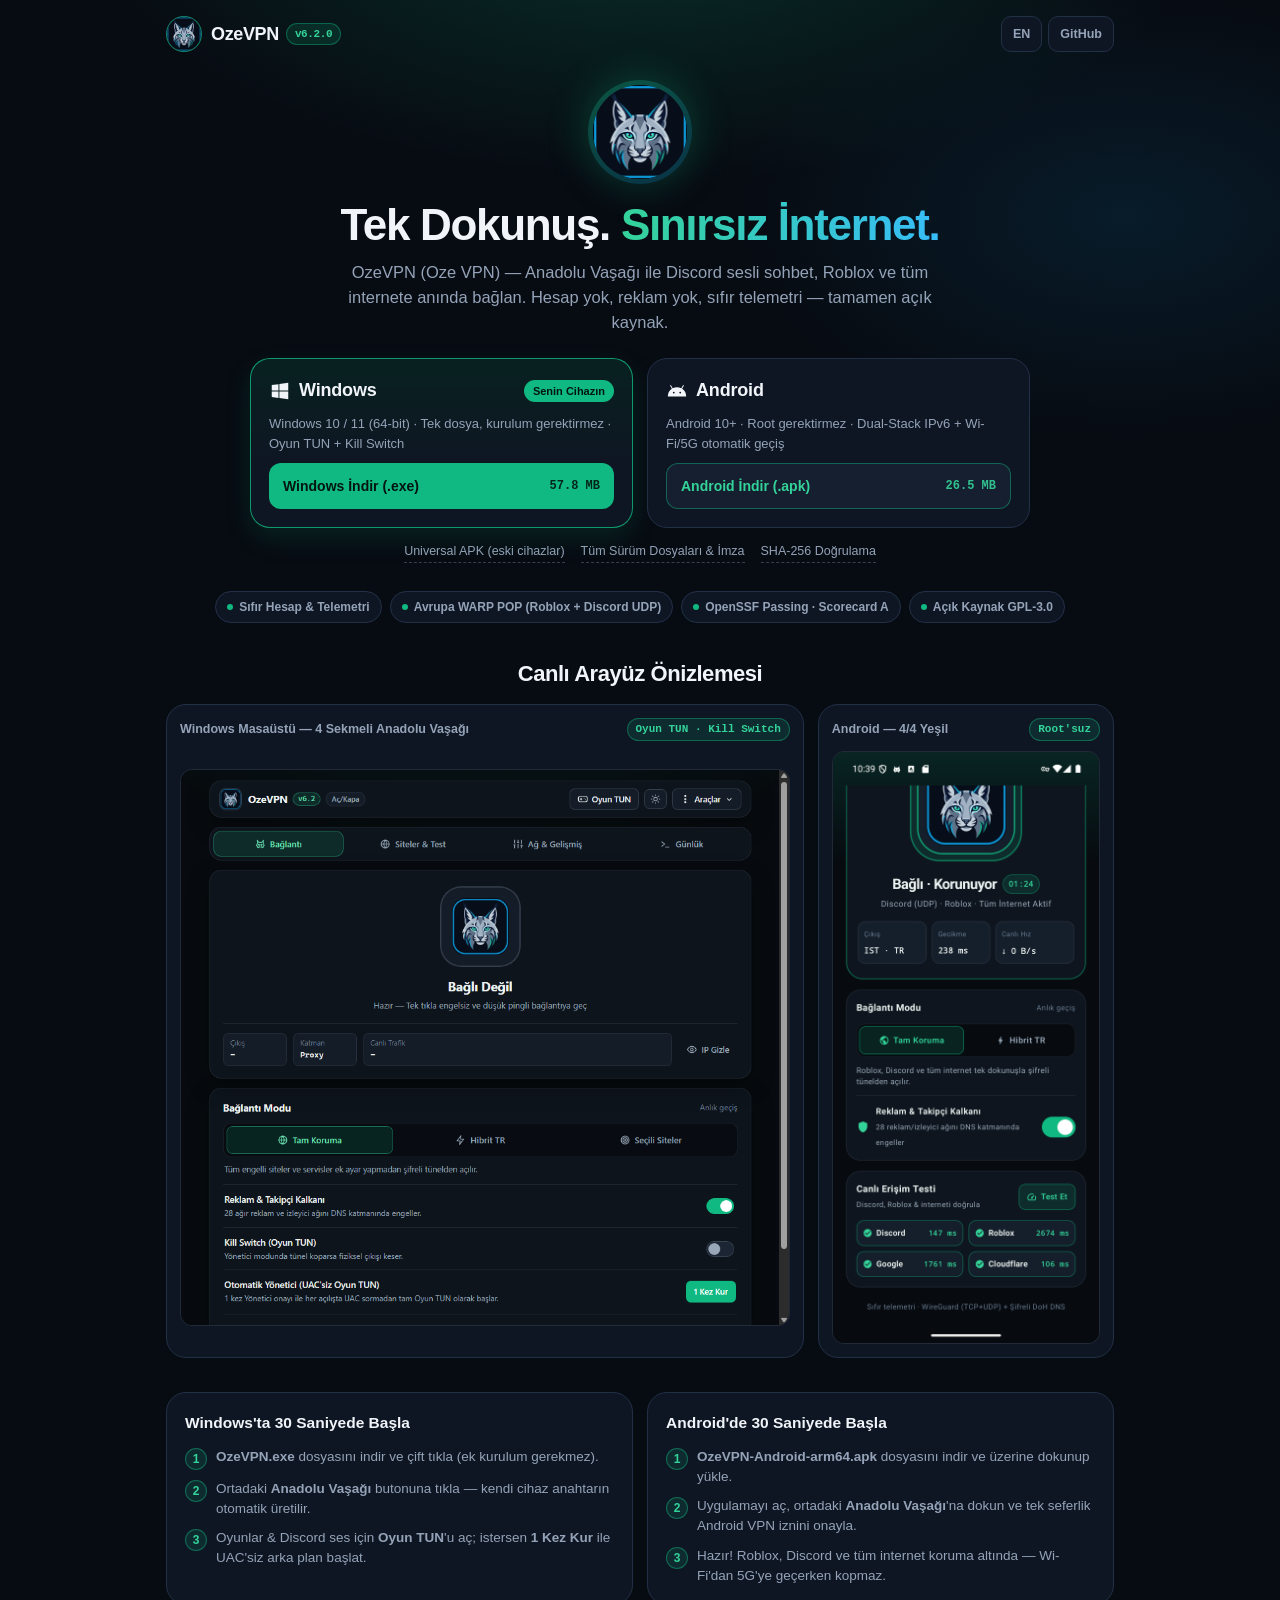
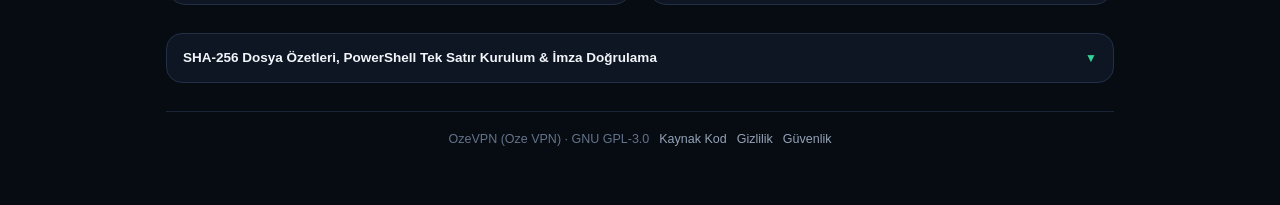
<file: docs/index.html>
<!DOCTYPE html>
<html lang="tr">
<head>
  <meta charset="UTF-8" />
  <meta name="viewport" content="width=device-width, initial-scale=1.0, viewport-fit=cover" />
  <meta name="theme-color" content="#070B12" />
  <title>OzeVPN (Oze VPN) — Anadolu Vaşağı | Ücretsiz Windows & Android VPN İndir</title>
  <meta name="description" content="OzeVPN (Oze VPN) — Anadolu Vaşağı. Windows ve Android için tek dokunuşla Discord sesli sohbet, Roblox ve sınırsız internet. Ücretsiz, açık kaynak, sıfır telemetri WireGuard VPN." />
  <meta name="keywords" content="OzeVPN, Oze VPN, oze vpn indir, ozevpn android, ozevpn windows, discord vpn, roblox vpn, ücretsiz açık kaynak vpn, wireguard warp vpn, kerem kalyoncu ozevpn" />
  <meta name="robots" content="index, follow" />
  <link rel="canonical" href="https://keremkalyoncu.github.io/ozevpn/" />
  <meta property="og:type" content="website" />
  <meta property="og:url" content="https://keremkalyoncu.github.io/ozevpn/" />
  <meta property="og:site_name" content="OzeVPN" />
  <meta property="og:title" content="OzeVPN (Oze VPN) — Anadolu Vaşağı | Windows & Android İndir" />
  <meta property="og:description" content="Tek dokunuşla Discord (UDP), Roblox ve tüm internete sınırsız erişim. Hesap yok, reklam yok, sıfır telemetri." />
  <meta property="og:image" content="https://keremkalyoncu.github.io/ozevpn/screenshots/desktop-v62-lynx.png" />
  <meta name="twitter:card" content="summary_large_image" />
  <meta name="twitter:title" content="OzeVPN (Oze VPN) — Windows & Android İndir" />
  <meta name="twitter:description" content="Ücretsiz, açık kaynak, sıfır telemetrili Windows & Android VPN. Discord, Roblox ve tüm internet." />
  <meta name="twitter:image" content="https://keremkalyoncu.github.io/ozevpn/screenshots/desktop-v62-lynx.png" />
  <link rel="icon" type="image/png" href="lynx.png" />
  <script type="application/ld+json">
  {
    "@context": "https://schema.org",
    "@type": "SoftwareApplication",
    "name": "OzeVPN",
    "alternateName": ["Oze VPN", "OzeVPN Anadolu Vaşağı"],
    "applicationCategory": "SecurityApplication",
    "operatingSystem": "Windows 10, Windows 11, Android 10+",
    "softwareVersion": "6.2.0",
    "license": "https://www.gnu.org/licenses/gpl-3.0.html",
    "url": "https://keremkalyoncu.github.io/ozevpn/",
    "downloadUrl": "https://github.com/KeremKalyoncu/ozevpn/releases/latest",
    "codeRepository": "https://github.com/KeremKalyoncu/ozevpn",
    "author": {
      "@type": "Person",
      "name": "Kerem Kalyoncu",
      "url": "https://github.com/KeremKalyoncu"
    },
    "offers": {
      "@type": "Offer",
      "price": "0",
      "priceCurrency": "TRY"
    },
    "description": "Zero-telemetry open-source WireGuard (Cloudflare WARP) hybrid VPN for Windows and Android providing unrestricted access to Discord, Roblox, and the open web."
  }
  </script>
  <style>
    :root {
      --bg: #070B12;
      --surface: #0F1623;
      --surface-2: #151F30;
      --border: #223047;
      --text: #F1F5F9;
      --muted: #94A3B8;
      --subtle: #64748B;
      --emerald: #10B981;
      --emerald-bright: #34D399;
      --emerald-soft: rgba(16, 185, 129, 0.14);
      --radius: 20px;
    }

    *, *::before, *::after { box-sizing: border-box; margin: 0; padding: 0; }

    html, body {
      width: 100%;
      max-width: 100%;
      overflow-x: clip;
      scroll-behavior: smooth;
    }

    body {
      font-family: -apple-system, BlinkMacSystemFont, "Segoe UI", Inter, Roboto, sans-serif;
      background:
        radial-gradient(820px 420px at 50% -110px, rgba(16, 185, 129, 0.22), transparent 70%),
        radial-gradient(560px 320px at 88% 12%, rgba(14, 165, 233, 0.11), transparent 70%),
        var(--bg);
      color: var(--text);
      line-height: 1.5;
      min-height: 100vh;
      -webkit-font-smoothing: antialiased;
    }

    .wrap {
      width: 100%;
      max-width: 980px;
      margin: 0 auto;
      padding: 16px 16px 56px;
    }

    /* Top Nav */
    header {
      display: flex;
      align-items: center;
      justify-content: space-between;
      gap: 10px;
      margin-bottom: 28px;
      min-width: 0;
    }

    .brand {
      display: flex;
      align-items: center;
      gap: 9px;
      text-decoration: none;
      color: var(--text);
      min-width: 0;
    }

    .brand-icon {
      width: 36px;
      height: 36px;
      flex-shrink: 0;
      border-radius: 50%;
      border: 1.5px solid rgba(16, 185, 129, 0.65);
      background: var(--surface-2);
      object-fit: cover;
    }

    .brand-name {
      font-size: 18px;
      font-weight: 800;
      letter-spacing: -0.02em;
      display: flex;
      align-items: center;
      gap: 7px;
      white-space: nowrap;
    }

    .pill {
      display: inline-flex;
      align-items: center;
      gap: 4px;
      padding: 2px 8px;
      border-radius: 999px;
      font-size: 11px;
      font-weight: 700;
      font-family: ui-monospace, SFMono-Regular, Menlo, Consolas, monospace;
      color: var(--emerald-bright);
      background: var(--emerald-soft);
      border: 1px solid rgba(16, 185, 129, 0.4);
      white-space: nowrap;
    }

    .nav-actions {
      display: flex;
      align-items: center;
      gap: 6px;
      flex-shrink: 0;
    }

    .nav-btn {
      display: inline-flex;
      align-items: center;
      justify-content: center;
      gap: 5px;
      padding: 7px 11px;
      min-height: 36px;
      border-radius: 10px;
      background: var(--surface);
      border: 1px solid var(--border);
      color: var(--muted);
      font-size: 12.5px;
      font-weight: 600;
      text-decoration: none;
      cursor: pointer;
      transition: border-color 0.18s ease, color 0.18s ease;
    }

    .nav-btn:hover {
      border-color: var(--emerald);
      color: var(--text);
    }

    /* Hero */
    .hero {
      text-align: center;
      margin-bottom: 28px;
    }

    .lynx-halo {
      width: 104px;
      height: 104px;
      margin: 0 auto 16px;
      border-radius: 50%;
      padding: 5px;
      background: linear-gradient(145deg, rgba(16, 185, 129, 0.38), rgba(14, 165, 233, 0.25));
      box-shadow: 0 0 42px rgba(16, 185, 129, 0.28);
      display: flex;
      align-items: center;
      justify-content: center;
    }

    .lynx-halo img {
      width: 100%;
      height: 100%;
      border-radius: 50%;
      object-fit: cover;
      background: var(--surface-2);
    }

    h1 {
      font-size: clamp(26px, 6.2vw, 44px);
      font-weight: 850;
      letter-spacing: -0.03em;
      line-height: 1.14;
      margin-bottom: 10px;
    }

    h1 span {
      background: linear-gradient(90deg, #34D399, #38BDF8);
      -webkit-background-clip: text;
      background-clip: text;
      color: transparent;
    }

    .subtitle {
      max-width: 600px;
      margin: 0 auto 24px;
      color: var(--muted);
      font-size: clamp(14px, 3.6vw, 16.5px);
    }

    /* Primary Download Grid */
    .dl-grid {
      display: grid;
      grid-template-columns: repeat(2, minmax(0, 1fr));
      gap: 14px;
      max-width: 780px;
      margin: 0 auto 14px;
    }

    .dl-card {
      position: relative;
      display: flex;
      flex-direction: column;
      align-items: flex-start;
      gap: 10px;
      padding: 18px;
      border-radius: var(--radius);
      background: var(--surface);
      border: 1.5px solid var(--border);
      text-decoration: none;
      color: var(--text);
      text-align: left;
      min-width: 0;
      transition: transform 0.16s ease, border-color 0.18s ease, box-shadow 0.18s ease;
      -webkit-tap-highlight-color: transparent;
    }

    .dl-card:hover {
      transform: translateY(-2px);
      border-color: var(--emerald);
      box-shadow: 0 12px 32px rgba(16, 185, 129, 0.18);
    }

    .dl-card.recommended {
      border-color: rgba(16, 185, 129, 0.8);
      background: linear-gradient(180deg, rgba(16, 185, 129, 0.13), var(--surface) 65%);
      box-shadow: 0 10px 28px rgba(16, 185, 129, 0.14);
    }

    .dl-top {
      width: 100%;
      display: flex;
      align-items: center;
      justify-content: space-between;
      gap: 8px;
      flex-wrap: wrap;
    }

    .os-badge {
      display: inline-flex;
      align-items: center;
      gap: 8px;
      font-size: 18px;
      font-weight: 800;
      letter-spacing: -0.01em;
    }

    .os-badge svg {
      width: 22px;
      height: 22px;
      flex-shrink: 0;
    }

    .rec-tag {
      display: none;
      padding: 3px 9px;
      border-radius: 999px;
      font-size: 11px;
      font-weight: 800;
      background: var(--emerald);
      color: #03150E;
    }

    .dl-card.recommended .rec-tag {
      display: inline-flex;
    }

    .dl-desc {
      font-size: 13px;
      color: var(--muted);
    }

    .dl-cta {
      margin-top: auto;
      width: 100%;
      min-height: 46px;
      display: flex;
      align-items: center;
      justify-content: space-between;
      gap: 8px;
      padding: 11px 14px;
      border-radius: 12px;
      background: var(--emerald);
      color: #03150E;
      font-weight: 800;
      font-size: 14px;
    }

    .dl-card:not(.recommended) .dl-cta {
      background: var(--surface-2);
      color: var(--emerald-bright);
      border: 1px solid rgba(16, 185, 129, 0.45);
    }

    .dl-meta {
      font-size: 12px;
      font-family: ui-monospace, SFMono-Regular, Menlo, Consolas, monospace;
      opacity: 0.9;
      white-space: nowrap;
    }

    .sub-links {
      display: flex;
      flex-wrap: wrap;
      justify-content: center;
      gap: 10px 16px;
      font-size: 12.5px;
      color: var(--subtle);
      margin-top: 12px;
    }

    .sub-links a {
      color: var(--muted);
      text-decoration: none;
      border-bottom: 1px dashed rgba(148, 163, 184, 0.35);
      padding-bottom: 1px;
    }

    .sub-links a:hover {
      color: var(--emerald-bright);
      border-color: var(--emerald-bright);
    }

    /* Trust Strip */
    .trust-strip {
      display: flex;
      flex-wrap: wrap;
      justify-content: center;
      gap: 8px;
      margin: 22px 0 34px;
    }

    .trust-chip {
      display: inline-flex;
      align-items: center;
      gap: 6px;
      padding: 6px 11px;
      border-radius: 999px;
      background: var(--surface);
      border: 1px solid var(--border);
      font-size: 12px;
      font-weight: 600;
      color: var(--muted);
    }

    .dot {
      width: 6px;
      height: 6px;
      flex-shrink: 0;
      border-radius: 50%;
      background: var(--emerald);
    }

    /* Screenshots */
    .section-title {
      font-size: clamp(18px, 4.5vw, 22px);
      font-weight: 800;
      letter-spacing: -0.02em;
      margin-bottom: 14px;
      text-align: center;
    }

    .preview-grid {
      display: grid;
      grid-template-columns: 1.55fr 0.72fr;
      gap: 14px;
      align-items: stretch;
      margin-bottom: 34px;
    }

    .shot-card {
      background: var(--surface);
      border: 1px solid var(--border);
      border-radius: var(--radius);
      padding: 13px;
      display: flex;
      flex-direction: column;
      gap: 10px;
      min-width: 0;
    }

    .shot-label {
      font-size: 12.5px;
      font-weight: 700;
      color: var(--muted);
      display: flex;
      align-items: center;
      justify-content: space-between;
      flex-wrap: wrap;
      gap: 6px;
    }

    .shot-card img {
      display: block;
      width: 100%;
      height: auto;
      border-radius: 12px;
      border: 1px solid rgba(148, 163, 184, 0.14);
      object-fit: cover;
      margin: auto 0;
    }

    /* How-to cards */
    .steps-grid {
      display: grid;
      grid-template-columns: repeat(2, minmax(0, 1fr));
      gap: 14px;
      margin-bottom: 28px;
    }

    .card {
      background: var(--surface);
      border: 1px solid var(--border);
      border-radius: var(--radius);
      padding: 18px;
      min-width: 0;
    }

    .card h3 {
      font-size: 15.5px;
      font-weight: 800;
      margin-bottom: 12px;
    }

    .step-list {
      list-style: none;
      display: flex;
      flex-direction: column;
      gap: 9px;
      color: var(--muted);
      font-size: 13.5px;
    }

    .step-list li {
      display: flex;
      align-items: flex-start;
      gap: 9px;
      min-width: 0;
    }

    .num {
      flex-shrink: 0;
      width: 22px;
      height: 22px;
      border-radius: 50%;
      background: var(--emerald-soft);
      border: 1px solid rgba(16, 185, 129, 0.45);
      color: var(--emerald-bright);
      font-size: 12px;
      font-weight: 800;
      display: inline-flex;
      align-items: center;
      justify-content: center;
      margin-top: 1px;
    }

    /* Checksum Details */
    details.verify {
      background: var(--surface);
      border: 1px solid var(--border);
      border-radius: 16px;
      padding: 14px 16px;
      margin-bottom: 28px;
    }

    details.verify summary {
      cursor: pointer;
      font-weight: 700;
      font-size: 13.5px;
      color: var(--text);
      list-style: none;
      display: flex;
      align-items: center;
      justify-content: space-between;
      gap: 10px;
    }

    details.verify summary::-webkit-details-marker { display: none; }

    .hash-list {
      margin-top: 12px;
      display: flex;
      flex-direction: column;
      gap: 10px;
    }

    .hash-row {
      display: flex;
      align-items: center;
      justify-content: space-between;
      gap: 10px;
      padding: 10px 12px;
      border-radius: 10px;
      background: var(--bg);
      border: 1px solid var(--border);
      font-family: ui-monospace, SFMono-Regular, Menlo, Consolas, monospace;
      font-size: 11.5px;
      min-width: 0;
    }

    .hash-val {
      min-width: 0;
      flex: 1;
      overflow-wrap: anywhere;
      word-break: break-word;
      color: var(--muted);
    }

    .hash-val strong {
      color: var(--text);
      display: inline-block;
      margin-right: 4px;
    }

    .copy-btn {
      flex-shrink: 0;
      padding: 6px 10px;
      min-height: 32px;
      border-radius: 8px;
      background: var(--surface-2);
      border: 1px solid var(--border);
      color: var(--emerald-bright);
      font-size: 11.5px;
      font-weight: 700;
      cursor: pointer;
    }

    .copy-btn:hover { border-color: var(--emerald); }

    footer {
      text-align: center;
      color: var(--subtle);
      font-size: 12.5px;
      padding-top: 18px;
      border-top: 1px solid rgba(34, 48, 71, 0.7);
      display: flex;
      flex-wrap: wrap;
      justify-content: center;
      gap: 6px 10px;
    }

    footer a {
      color: var(--muted);
      text-decoration: none;
    }

    footer a:hover { color: var(--emerald-bright); }

    /* Mobile-First Responsive Refinements */
    @media (max-width: 760px) {
      .wrap { padding: 14px 14px 44px; }
      header { margin-bottom: 20px; }
      .lynx-halo { width: 88px; height: 88px; margin-bottom: 14px; }
      .subtitle { margin-bottom: 18px; }
      .dl-grid, .preview-grid, .steps-grid {
        grid-template-columns: 1fr;
      }
      /* On mobile, float the visitor's own OS card (Android) right to the top */
      .dl-card.recommended { order: -1; }
      .dl-card { padding: 16px; border-radius: 18px; }
      .shot-card.mobile-shot img {
        max-width: 260px;
        margin: 0 auto;
      }
      .hash-row {
        flex-direction: column;
        align-items: stretch;
        gap: 8px;
      }
      .copy-btn {
        width: 100%;
        text-align: center;
      }
    }

    @media (max-width: 400px) {
      .brand-name { font-size: 16px; }
      .brand-icon { width: 32px; height: 32px; }
      .nav-btn { padding: 6px 9px; font-size: 12px; }
      .trust-chip { font-size: 11.5px; padding: 5px 10px; }
    }
  </style>
</head>
<body>
  <div class="wrap">
    <header>
      <a class="brand" href="#">
        <img class="brand-icon" src="lynx.png" alt="OzeVPN Anadolu Vaşağı" />
        <span class="brand-name">OzeVPN <span class="pill" id="verPill">v6.2.0</span></span>
      </a>
      <div class="nav-actions">
        <button class="nav-btn" id="langToggle" type="button">EN</button>
        <a class="nav-btn" href="https://github.com/KeremKalyoncu/ozevpn" target="_blank" rel="noopener">GitHub</a>
      </div>
    </header>

    <main>
      <section class="hero">
        <div class="lynx-halo">
          <img src="lynx.png" alt="Anadolu Vaşağı" />
        </div>
        <h1 id="heroTitle">Tek Dokunuş. <span>Sınırsız İnternet.</span></h1>
        <p class="subtitle" id="heroSub">
          OzeVPN (Oze VPN) — Anadolu Vaşağı ile Discord sesli sohbet, Roblox ve tüm internete anında bağlan.
          Hesap yok, reklam yok, sıfır telemetri — tamamen açık kaynak.
        </p>

        <div class="dl-grid">
          <a class="dl-card" id="winCard" href="https://github.com/KeremKalyoncu/ozevpn/releases/download/v6.2.0/OzeVPN.exe">
            <div class="dl-top">
              <span class="os-badge">
                <svg viewBox="0 0 24 24" fill="currentColor" aria-hidden="true"><path d="M3 5.55 10.35 4.5v7.05H3V5.55Zm8.35-1.2L21 3v8.55h-9.65V4.35ZM3 12.55h7.35v7.05L3 18.55v-6Zm8.35 0H21V21l-9.65-1.35v-7.1Z"/></svg>
                Windows
              </span>
              <span class="rec-tag" id="winRecTag">Senin Cihazın</span>
            </div>
            <p class="dl-desc" id="winDesc">Windows 10 / 11 (64-bit) · Tek dosya, kurulum gerektirmez · Oyun TUN + Kill Switch</p>
            <div class="dl-cta">
              <span id="winBtnText">Windows İndir (.exe)</span>
              <span class="dl-meta" id="winSize">57.8 MB</span>
            </div>
          </a>

          <a class="dl-card" id="andCard" href="https://github.com/KeremKalyoncu/ozevpn/releases/download/v6.2.0/OzeVPN-Android-arm64.apk">
            <div class="dl-top">
              <span class="os-badge">
                <svg viewBox="0 0 24 24" fill="currentColor" aria-hidden="true"><path d="M17.6 9.48 19.44 6.3a.5.5 0 0 0-.86-.5l-1.88 3.24a11.4 11.4 0 0 0-9.4 0L5.42 5.8a.5.5 0 0 0-.86.5l1.84 3.18A10.1 10.1 0 0 0 2 18h20a10.1 10.1 0 0 0-4.4-8.52ZM8.5 14.75a1 1 0 1 1 0-2 1 1 0 0 1 0 2Zm7 0a1 1 0 1 1 0-2 1 1 0 0 1 0 2Z"/></svg>
                Android
              </span>
              <span class="rec-tag" id="andRecTag">Senin Cihazın</span>
            </div>
            <p class="dl-desc" id="andDesc">Android 10+ · Root gerektirmez · Dual-Stack IPv6 + Wi-Fi/5G otomatik geçiş</p>
            <div class="dl-cta">
              <span id="andBtnText">Android İndir (.apk)</span>
              <span class="dl-meta" id="andSize">26.5 MB</span>
            </div>
          </a>
        </div>

        <div class="sub-links">
          <a id="uniLink" href="https://github.com/KeremKalyoncu/ozevpn/releases/download/v6.2.0/OzeVPN-Android-universal.apk">Universal APK (eski cihazlar)</a>
          <a id="relLink" href="https://github.com/KeremKalyoncu/ozevpn/releases/latest" target="_blank" rel="noopener">Tüm Sürüm Dosyaları & İmza</a>
          <a href="#verify" id="verifyJump">SHA-256 Doğrulama</a>
        </div>
      </section>

      <div class="trust-strip">
        <span class="trust-chip"><span class="dot"></span><span id="t1">Sıfır Hesap & Telemetri</span></span>
        <span class="trust-chip"><span class="dot"></span><span id="t2">Avrupa WARP POP (Roblox + Discord UDP)</span></span>
        <span class="trust-chip"><span class="dot"></span><span id="t3">OpenSSF Passing · Scorecard A</span></span>
        <span class="trust-chip"><span class="dot"></span><span id="t4">Açık Kaynak GPL-3.0</span></span>
      </div>

      <h2 class="section-title" id="previewTitle">Canlı Arayüz Önizlemesi</h2>
      <section class="preview-grid">
        <div class="shot-card">
          <div class="shot-label">
            <span id="shotWinLabel">Windows Masaüstü — 4 Sekmeli Anadolu Vaşağı</span>
            <span class="pill">Oyun TUN · Kill Switch</span>
          </div>
          <img src="screenshots/desktop-v62-lynx.png" alt="OzeVPN Windows Masaüstü Arayüzü" loading="lazy" />
        </div>
        <div class="shot-card mobile-shot">
          <div class="shot-label">
            <span id="shotAndLabel">Android — 4/4 Yeşil</span>
            <span class="pill">Root'suz</span>
          </div>
          <img src="screenshots/android-v62-connected.png" alt="OzeVPN Android Bağlı Ekranı" loading="lazy" />
        </div>
      </section>

      <section class="steps-grid">
        <div class="card">
          <h3 id="winStepsTitle">Windows'ta 30 Saniyede Başla</h3>
          <ol class="step-list" id="winSteps">
            <li><span class="num">1</span><span><strong>OzeVPN.exe</strong> dosyasını indir ve çift tıkla (ek kurulum gerekmez).</span></li>
            <li><span class="num">2</span><span>Ortadaki <strong>Anadolu Vaşağı</strong> butonuna tıkla — kendi cihaz anahtarın otomatik üretilir.</span></li>
            <li><span class="num">3</span><span>Oyunlar & Discord ses için <strong>Oyun TUN</strong>'u aç; istersen <strong>1 Kez Kur</strong> ile UAC'siz arka plan başlat.</span></li>
          </ol>
        </div>
        <div class="card">
          <h3 id="andStepsTitle">Android'de 30 Saniyede Başla</h3>
          <ol class="step-list" id="andSteps">
            <li><span class="num">1</span><span><strong>OzeVPN-Android-arm64.apk</strong> dosyasını indir ve üzerine dokunup yükle.</span></li>
            <li><span class="num">2</span><span>Uygulamayı aç, ortadaki <strong>Anadolu Vaşağı</strong>'na dokun ve tek seferlik Android VPN iznini onayla.</span></li>
            <li><span class="num">3</span><span>Hazır! Roblox, Discord ve tüm internet koruma altında — Wi-Fi'dan 5G'ye geçerken kopmaz.</span></li>
          </ol>
        </div>
      </section>

      <details class="verify" id="verify">
        <summary>
          <span id="verifyTitle">SHA-256 Dosya Özetleri, PowerShell Tek Satır Kurulum & İmza Doğrulama</span>
          <span style="color: var(--emerald-bright); font-size: 12px;">▼</span>
        </summary>
        <div class="hash-list">
          <div class="hash-row">
            <div class="hash-val"><strong>PowerShell:</strong> <span id="psCmd">irm https://raw.githubusercontent.com/KeremKalyoncu/ozevpn/main/scripts/install.ps1 | iex</span></div>
            <button class="copy-btn" type="button" data-copy="psCmd">Kopyala</button>
          </div>
          <div class="hash-row">
            <div class="hash-val"><strong>OzeVPN.exe SHA-256:</strong> <span id="winHash">3430E0363646DE2EF6E031BA45372948FD84E68DDCE2975AB737BE627E12082A</span></div>
            <button class="copy-btn" type="button" data-copy="winHash">Kopyala</button>
          </div>
          <div class="hash-row">
            <div class="hash-val"><strong>Android arm64 APK SHA-256:</strong> <span id="andHash">A20EE4DCE1FC0E5A3D0AD2CE1A049599E9C0AEF7219B41B629370E476BC6D034</span></div>
            <button class="copy-btn" type="button" data-copy="andHash">Kopyala</button>
          </div>
          <div class="hash-row">
            <div class="hash-val"><strong>Android İmza Sertifikası (SHA-256):</strong> <span id="certHash">05:F7:B3:D9:28:4F:B0:2B:7D:FD:E8:4A:34:5B:78:46:67:5E:93:81:6E:DD:0C:3B:17:98:44:B1:90:D7:4C:45</span></div>
            <button class="copy-btn" type="button" data-copy="certHash">Kopyala</button>
          </div>
        </div>
      </details>
    </main>

    <footer>
      <span>OzeVPN (Oze VPN) · GNU GPL-3.0</span>
      <a href="https://github.com/KeremKalyoncu/ozevpn" target="_blank" rel="noopener">Kaynak Kod</a>
      <a href="https://github.com/KeremKalyoncu/ozevpn/blob/main/PRIVACY.md" target="_blank" rel="noopener">Gizlilik</a>
      <a href="https://github.com/KeremKalyoncu/ozevpn/blob/main/SECURITY.md" target="_blank" rel="noopener">Güvenlik</a>
    </footer>
  </div>

  <script>
    (function () {
      var ua = (navigator.userAgent || "").toLowerCase();
      var winCard = document.getElementById("winCard");
      var andCard = document.getElementById("andCard");
      if (ua.indexOf("android") !== -1) {
        andCard.classList.add("recommended");
      } else {
        winCard.classList.add("recommended");
      }

      document.querySelectorAll(".copy-btn").forEach(function (btn) {
        btn.addEventListener("click", function () {
          var target = document.getElementById(btn.getAttribute("data-copy"));
          if (!target || !navigator.clipboard) return;
          navigator.clipboard.writeText(target.textContent.trim()).then(function () {
            var old = btn.textContent;
            btn.textContent = currentLang === "en" ? "Copied" : "Kopyalandı";
            setTimeout(function () { btn.textContent = old; }, 1400);
          });
        });
      });

      fetch("https://api.github.com/repos/KeremKalyoncu/ozevpn/releases/latest", {
        headers: { "Accept": "application/vnd.github+json" }
      })
        .then(function (r) { return r.ok ? r.json() : null; })
        .then(function (rel) {
          if (!rel || !rel.tag_name) return;
          document.getElementById("verPill").textContent = rel.tag_name;
          var assets = Array.isArray(rel.assets) ? rel.assets : [];
          assets.forEach(function (a) {
            var url = typeof a.browser_download_url === "string" ? a.browser_download_url : "";
            if (url.indexOf("https://github.com/KeremKalyoncu/ozevpn/releases/") !== 0) return;
            var mb = a.size ? (a.size / 1048576).toFixed(1) + " MB" : "";
            if (a.name === "OzeVPN.exe") {
              winCard.href = url;
              if (mb) document.getElementById("winSize").textContent = mb;
            } else if (a.name === "OzeVPN-Android-arm64.apk") {
              andCard.href = url;
              if (mb) document.getElementById("andSize").textContent = mb;
            } else if (a.name === "OzeVPN-Android-universal.apk") {
              document.getElementById("uniLink").href = url;
            }
          });
        })
        .catch(function () { /* keep v6.2.0 fallback links */ });

      var currentLang = "tr";
      var strings = {
        tr: {
          toggle: "EN",
          heroPrefix: "Tek Dokunuş. ",
          heroAccent: "Sınırsız İnternet.",
          heroSub: "OzeVPN (Oze VPN) — Anadolu Vaşağı ile Discord sesli sohbet, Roblox ve tüm internete anında bağlan. Hesap yok, reklam yok, sıfır telemetri — tamamen açık kaynak.",
          rec: "Senin Cihazın",
          winDesc: "Windows 10 / 11 (64-bit) · Tek dosya, kurulum gerektirmez · Oyun TUN + Kill Switch",
          winBtn: "Windows İndir (.exe)",
          andDesc: "Android 10+ · Root gerektirmez · Dual-Stack IPv6 + Wi-Fi/5G otomatik geçiş",
          andBtn: "Android İndir (.apk)",
          uniLink: "Universal APK (eski cihazlar)",
          relLink: "Tüm Sürüm Dosyaları & İmza",
          verifyJump: "SHA-256 Doğrulama",
          t1: "Sıfır Hesap & Telemetri",
          t2: "Avrupa WARP POP (Roblox + Discord UDP)",
          t3: "OpenSSF Passing · Scorecard A",
          t4: "Açık Kaynak GPL-3.0",
          previewTitle: "Canlı Arayüz Önizlemesi",
          shotWinLabel: "Windows Masaüstü — 4 Sekmeli Anadolu Vaşağı",
          shotAndLabel: "Android — 4/4 Yeşil",
          winStepsTitle: "Windows'ta 30 Saniyede Başla",
          andStepsTitle: "Android'de 30 Saniyede Başla",
          verifyTitle: "SHA-256 Dosya Özetleri, PowerShell Tek Satır Kurulum & İmza Doğrulama",
          copy: "Kopyala"
        },
        en: {
          toggle: "TR",
          heroPrefix: "One Tap. ",
          heroAccent: "Unrestricted Internet.",
          heroSub: "OzeVPN (Oze VPN) — Connect to Discord voice, Roblox, and the open internet with the Anatolian Lynx. No accounts, no ads, zero telemetry — 100% open source.",
          rec: "Your Device",
          winDesc: "Windows 10 / 11 (64-bit) · Single portable EXE · Gaming TUN + Kill Switch",
          winBtn: "Download Windows (.exe)",
          andDesc: "Android 10+ · No root required · Dual-Stack IPv6 + Wi-Fi/5G seamless handover",
          andBtn: "Download Android (.apk)",
          uniLink: "Universal APK (older devices)",
          relLink: "All Release Assets & Signatures",
          verifyJump: "SHA-256 Verification",
          t1: "Zero Accounts & Telemetry",
          t2: "EU WARP POP (Roblox + Discord UDP)",
          t3: "OpenSSF Passing · Scorecard A",
          t4: "Open Source GPL-3.0",
          previewTitle: "Live Interface Preview",
          shotWinLabel: "Windows Desktop — 4-Tab Anatolian Lynx",
          shotAndLabel: "Android — 4/4 Green",
          winStepsTitle: "Start on Windows in 30 Seconds",
          andStepsTitle: "Start on Android in 30 Seconds",
          verifyTitle: "SHA-256 Checksums, PowerShell One-Liner & Signing Certificate",
          copy: "Copy"
        }
      };

      document.getElementById("langToggle").addEventListener("click", function () {
        currentLang = currentLang === "tr" ? "en" : "tr";
        var s = strings[currentLang];
        document.documentElement.lang = currentLang;
        document.getElementById("langToggle").textContent = s.toggle;
        var h1 = document.getElementById("heroTitle");
        h1.textContent = "";
        h1.appendChild(document.createTextNode(s.heroPrefix));
        var sp = document.createElement("span");
        sp.textContent = s.heroAccent;
        h1.appendChild(sp);
        document.getElementById("heroSub").textContent = s.heroSub;
        document.getElementById("winRecTag").textContent = s.rec;
        document.getElementById("andRecTag").textContent = s.rec;
        document.getElementById("winDesc").textContent = s.winDesc;
        document.getElementById("winBtnText").textContent = s.winBtn;
        document.getElementById("andDesc").textContent = s.andDesc;
        document.getElementById("andBtnText").textContent = s.andBtn;
        document.getElementById("uniLink").textContent = s.uniLink;
        document.getElementById("relLink").textContent = s.relLink;
        document.getElementById("verifyJump").textContent = s.verifyJump;
        document.getElementById("t1").textContent = s.t1;
        document.getElementById("t2").textContent = s.t2;
        document.getElementById("t3").textContent = s.t3;
        document.getElementById("t4").textContent = s.t4;
        document.getElementById("previewTitle").textContent = s.previewTitle;
        document.getElementById("shotWinLabel").textContent = s.shotWinLabel;
        document.getElementById("shotAndLabel").textContent = s.shotAndLabel;
        document.getElementById("winStepsTitle").textContent = s.winStepsTitle;
        document.getElementById("andStepsTitle").textContent = s.andStepsTitle;
        document.getElementById("verifyTitle").textContent = s.verifyTitle;
        document.querySelectorAll(".copy-btn").forEach(function (b) { b.textContent = s.copy; });
      });
    })();
  </script>
</body>
</html>
</file>
